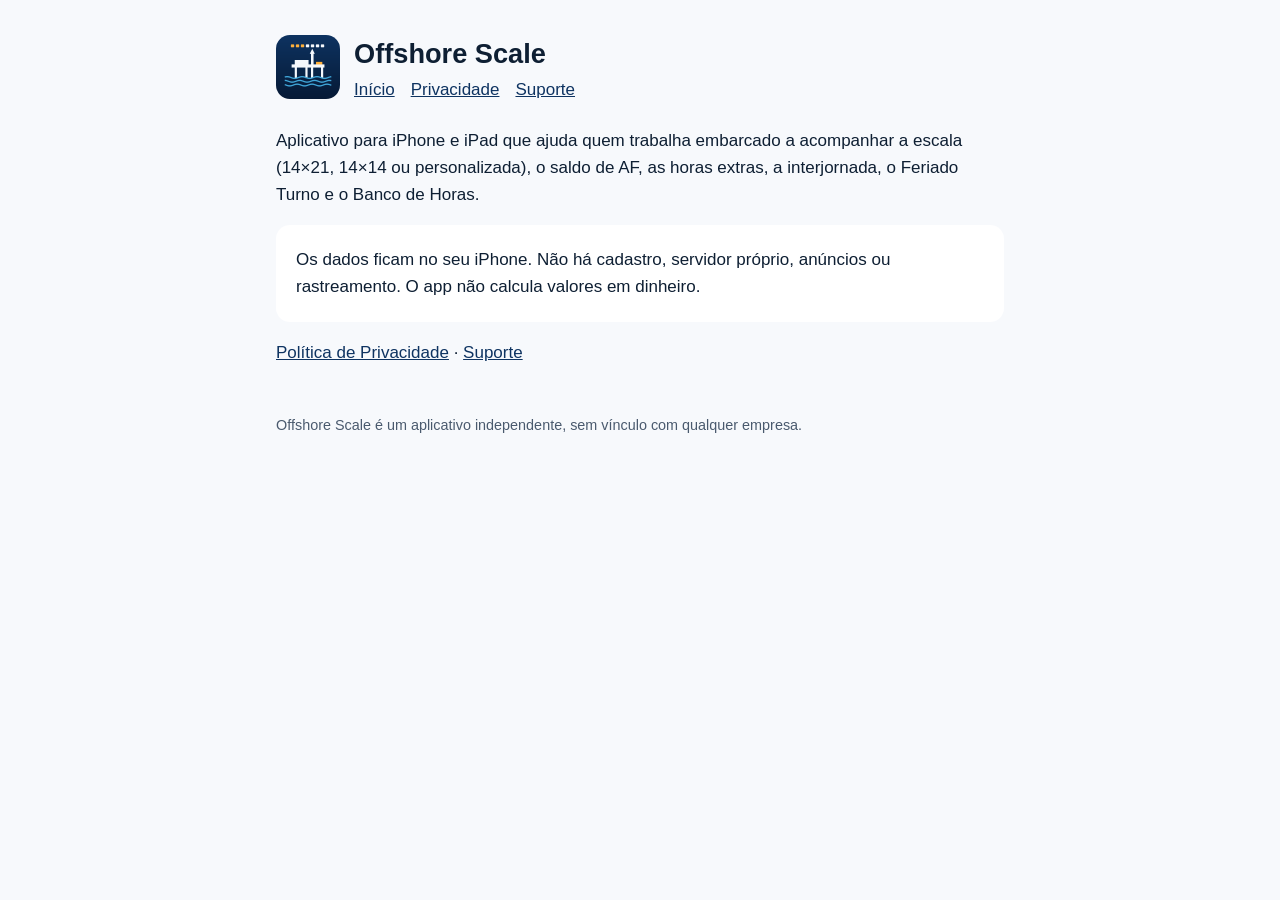
<file: index.html>
<!doctype html><html lang="pt-BR"><head><meta charset="utf-8"><meta name="viewport" content="width=device-width,initial-scale=1">
<title>Offshore Scale</title><link rel="stylesheet" href="style.css"></head><body><main>
<header><img src="icon.png" alt=""><div><h1>Offshore Scale</h1><nav><a href="index.html">Início</a><a href="privacidade.html">Privacidade</a><a href="suporte.html">Suporte</a></nav></div></header>
<p>Aplicativo para iPhone e iPad que ajuda quem trabalha embarcado a acompanhar a escala (14×21, 14×14 ou personalizada), o saldo de AF, as horas extras, a interjornada, o Feriado Turno e o Banco de Horas.</p>
<div class="card"><p>Os dados ficam no seu iPhone. Não há cadastro, servidor próprio, anúncios ou rastreamento. O app não calcula valores em dinheiro.</p></div>
<p><a href="privacidade.html">Política de Privacidade</a> · <a href="suporte.html">Suporte</a></p>
<footer>Offshore Scale é um aplicativo independente, sem vínculo com qualquer empresa.</footer></main></body></html>
</file>
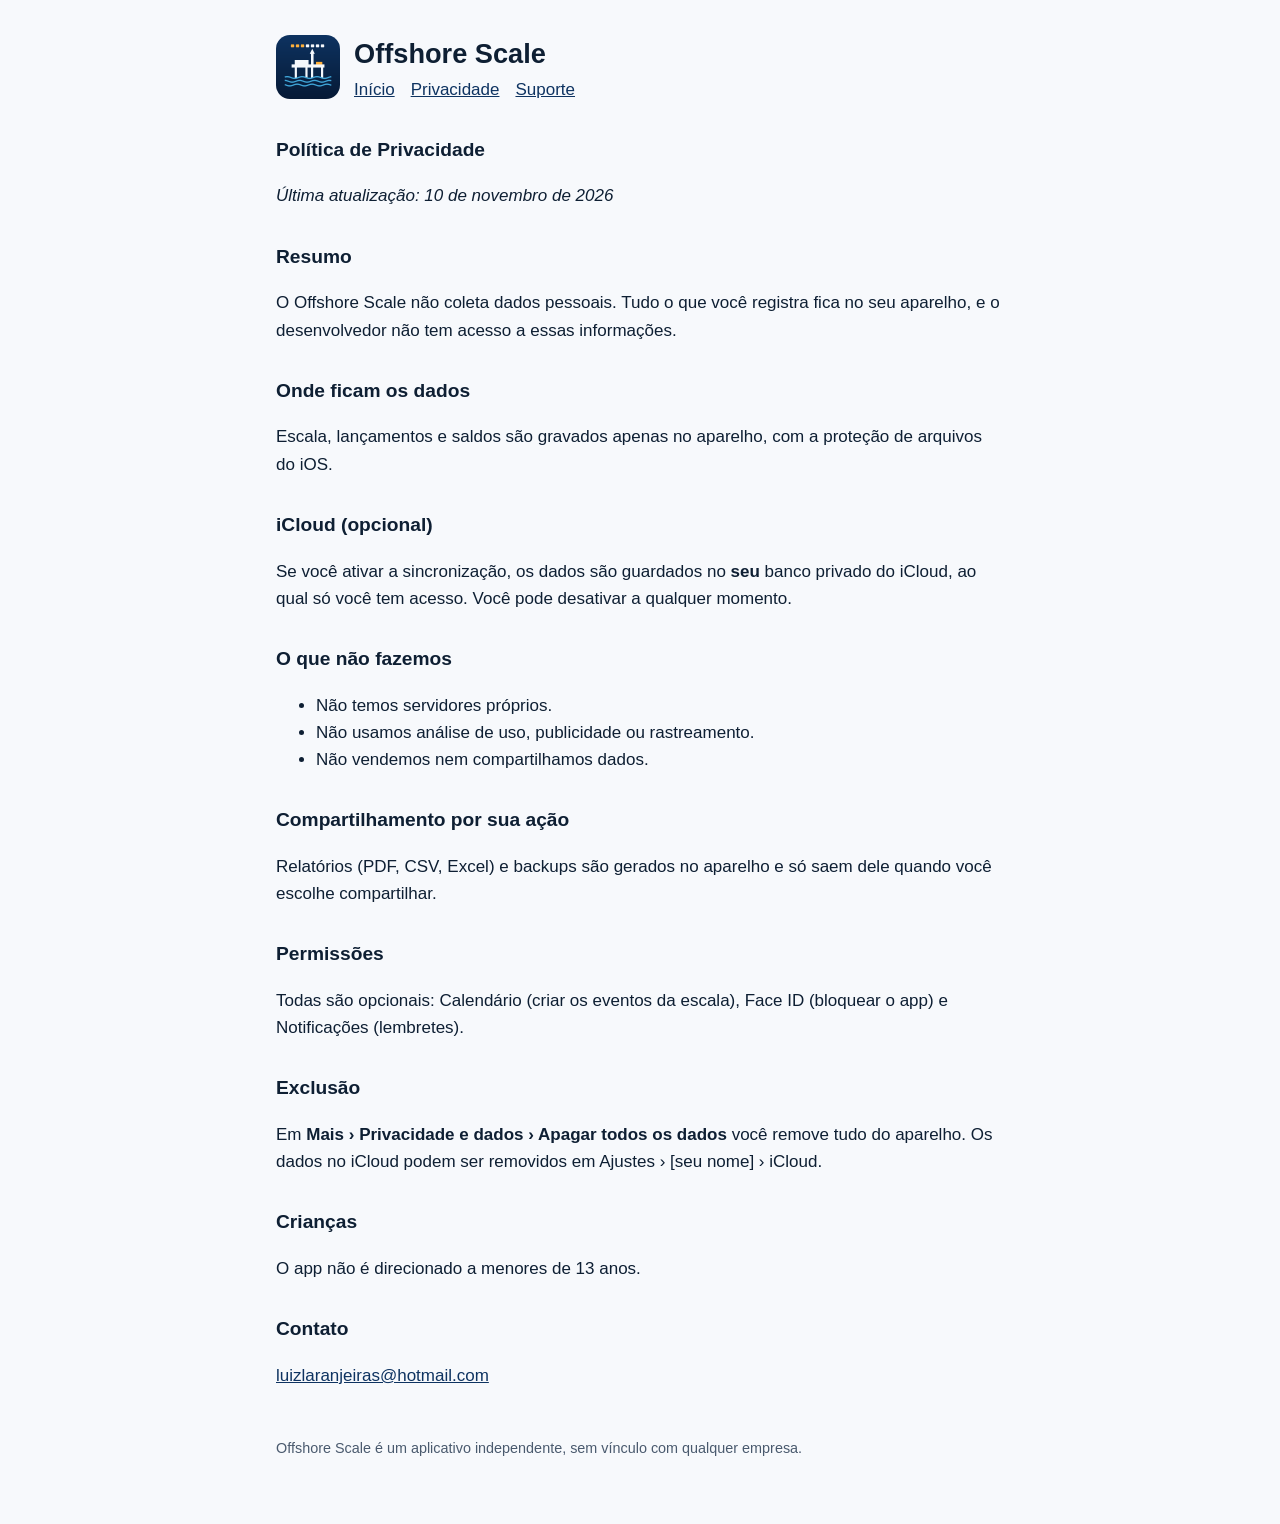
<file: privacidade.html>
<!doctype html><html lang="pt-BR"><head><meta charset="utf-8"><meta name="viewport" content="width=device-width,initial-scale=1">
<title>Política de Privacidade — Offshore Scale</title><link rel="stylesheet" href="style.css"></head><body><main>
<header><img src="icon.png" alt=""><div><h1>Offshore Scale</h1><nav><a href="index.html">Início</a><a href="privacidade.html">Privacidade</a><a href="suporte.html">Suporte</a></nav></div></header>
<h2>Política de Privacidade</h2><p><em>Última atualização: 10 de novembro de 2026</em></p>
<h2>Resumo</h2><p>O Offshore Scale não coleta dados pessoais. Tudo o que você registra fica no seu aparelho, e o desenvolvedor não tem acesso a essas informações.</p>
<h2>Onde ficam os dados</h2><p>Escala, lançamentos e saldos são gravados apenas no aparelho, com a proteção de arquivos do iOS.</p>
<h2>iCloud (opcional)</h2><p>Se você ativar a sincronização, os dados são guardados no <strong>seu</strong> banco privado do iCloud, ao qual só você tem acesso. Você pode desativar a qualquer momento.</p>
<h2>O que não fazemos</h2><ul><li>Não temos servidores próprios.</li><li>Não usamos análise de uso, publicidade ou rastreamento.</li><li>Não vendemos nem compartilhamos dados.</li></ul>
<h2>Compartilhamento por sua ação</h2><p>Relatórios (PDF, CSV, Excel) e backups são gerados no aparelho e só saem dele quando você escolhe compartilhar.</p>
<h2>Permissões</h2><p>Todas são opcionais: Calendário (criar os eventos da escala), Face ID (bloquear o app) e Notificações (lembretes).</p>
<h2>Exclusão</h2><p>Em <strong>Mais › Privacidade e dados › Apagar todos os dados</strong> você remove tudo do aparelho. Os dados no iCloud podem ser removidos em Ajustes › [seu nome] › iCloud.</p>
<h2>Crianças</h2><p>O app não é direcionado a menores de 13 anos.</p>
<h2>Contato</h2><p><a href="mailto:luizlaranjeiras@hotmail.com">luizlaranjeiras@hotmail.com</a></p>
<footer>Offshore Scale é um aplicativo independente, sem vínculo com qualquer empresa.</footer></main></body></html>
</file>
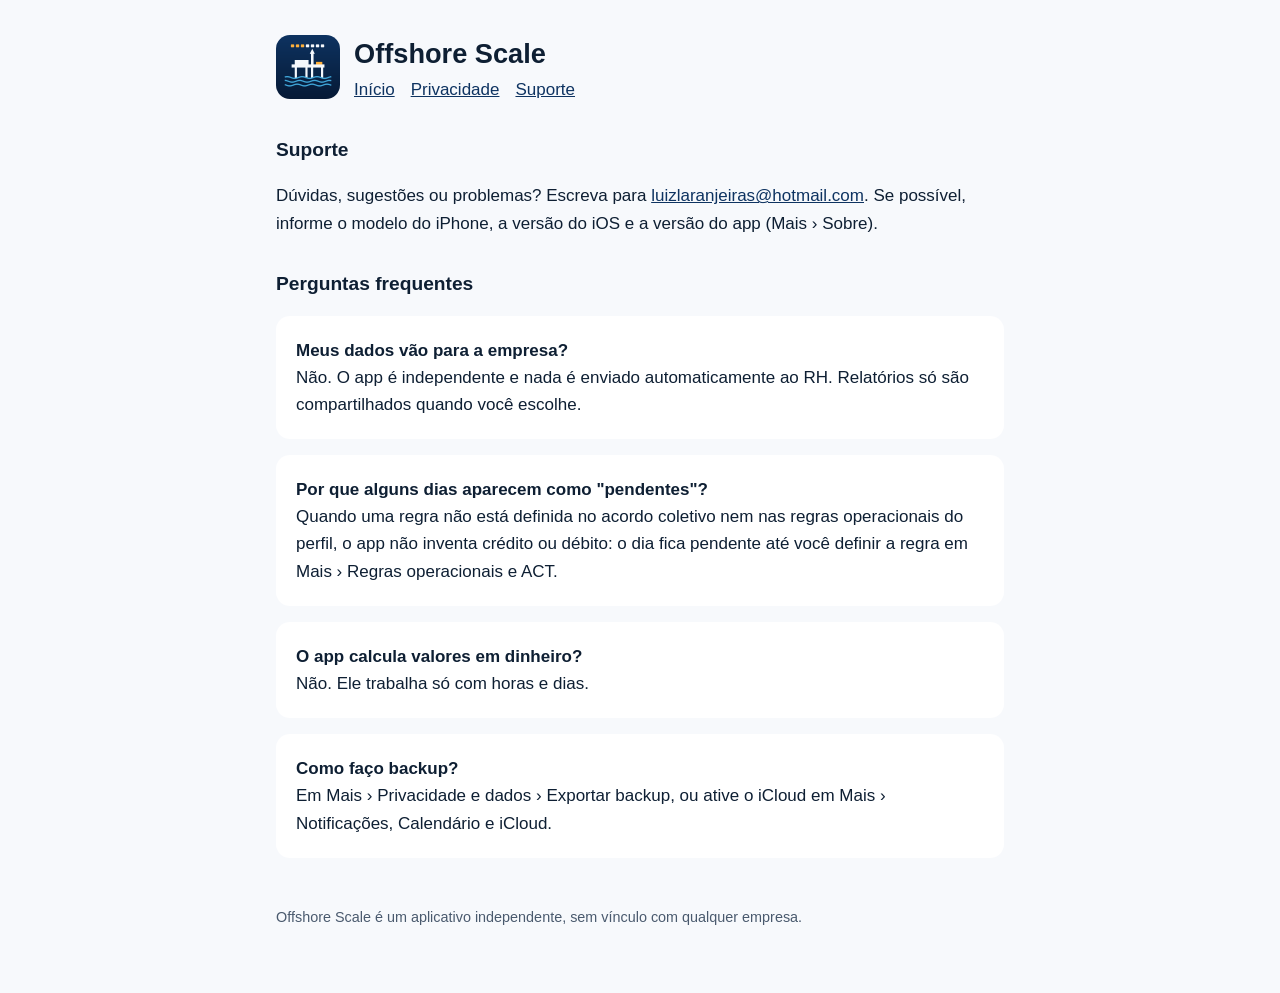
<file: suporte.html>
<!doctype html><html lang="pt-BR"><head><meta charset="utf-8"><meta name="viewport" content="width=device-width,initial-scale=1">
<title>Suporte — Offshore Scale</title><link rel="stylesheet" href="style.css"></head><body><main>
<header><img src="icon.png" alt=""><div><h1>Offshore Scale</h1><nav><a href="index.html">Início</a><a href="privacidade.html">Privacidade</a><a href="suporte.html">Suporte</a></nav></div></header>
<h2>Suporte</h2><p>Dúvidas, sugestões ou problemas? Escreva para <a href="mailto:luizlaranjeiras@hotmail.com?subject=Offshore%20Scale">luizlaranjeiras@hotmail.com</a>. Se possível, informe o modelo do iPhone, a versão do iOS e a versão do app (Mais › Sobre).</p>
<h2>Perguntas frequentes</h2>
<div class="card"><p><strong>Meus dados vão para a empresa?</strong><br>Não. O app é independente e nada é enviado automaticamente ao RH. Relatórios só são compartilhados quando você escolhe.</p></div>
<div class="card"><p><strong>Por que alguns dias aparecem como "pendentes"?</strong><br>Quando uma regra não está definida no acordo coletivo nem nas regras operacionais do perfil, o app não inventa crédito ou débito: o dia fica pendente até você definir a regra em Mais › Regras operacionais e ACT.</p></div>
<div class="card"><p><strong>O app calcula valores em dinheiro?</strong><br>Não. Ele trabalha só com horas e dias.</p></div>
<div class="card"><p><strong>Como faço backup?</strong><br>Em Mais › Privacidade e dados › Exportar backup, ou ative o iCloud em Mais › Notificações, Calendário e iCloud.</p></div>
<footer>Offshore Scale é um aplicativo independente, sem vínculo com qualquer empresa.</footer></main></body></html>
</file>
<file: style.css>
:root{--bg:#f7f9fc;--fg:#0e1f33;--muted:#4a5a6e;--accent:#0e3361;--card:#fff}
@media (prefers-color-scheme:dark){:root{--bg:#0b1522;--fg:#e8eef6;--muted:#a7b4c4;--accent:#7fb2e6;--card:#132235}}
*{box-sizing:border-box}body{margin:0;font:17px/1.6 -apple-system,BlinkMacSystemFont,"Segoe UI",Roboto,sans-serif;background:var(--bg);color:var(--fg)}
main{max-width:760px;margin:0 auto;padding:32px 16px 64px}header{display:flex;align-items:center;gap:14px;margin-bottom:24px}
header img{width:64px;height:64px;border-radius:14px}h1{font-size:1.7rem;margin:0}h2{font-size:1.2rem;margin-top:2rem}
a{color:var(--accent)}nav a{margin-right:16px}.card{background:var(--card);border-radius:14px;padding:4px 20px;margin:16px 0}
footer{color:var(--muted);font-size:.9rem;margin-top:48px}
</file>
